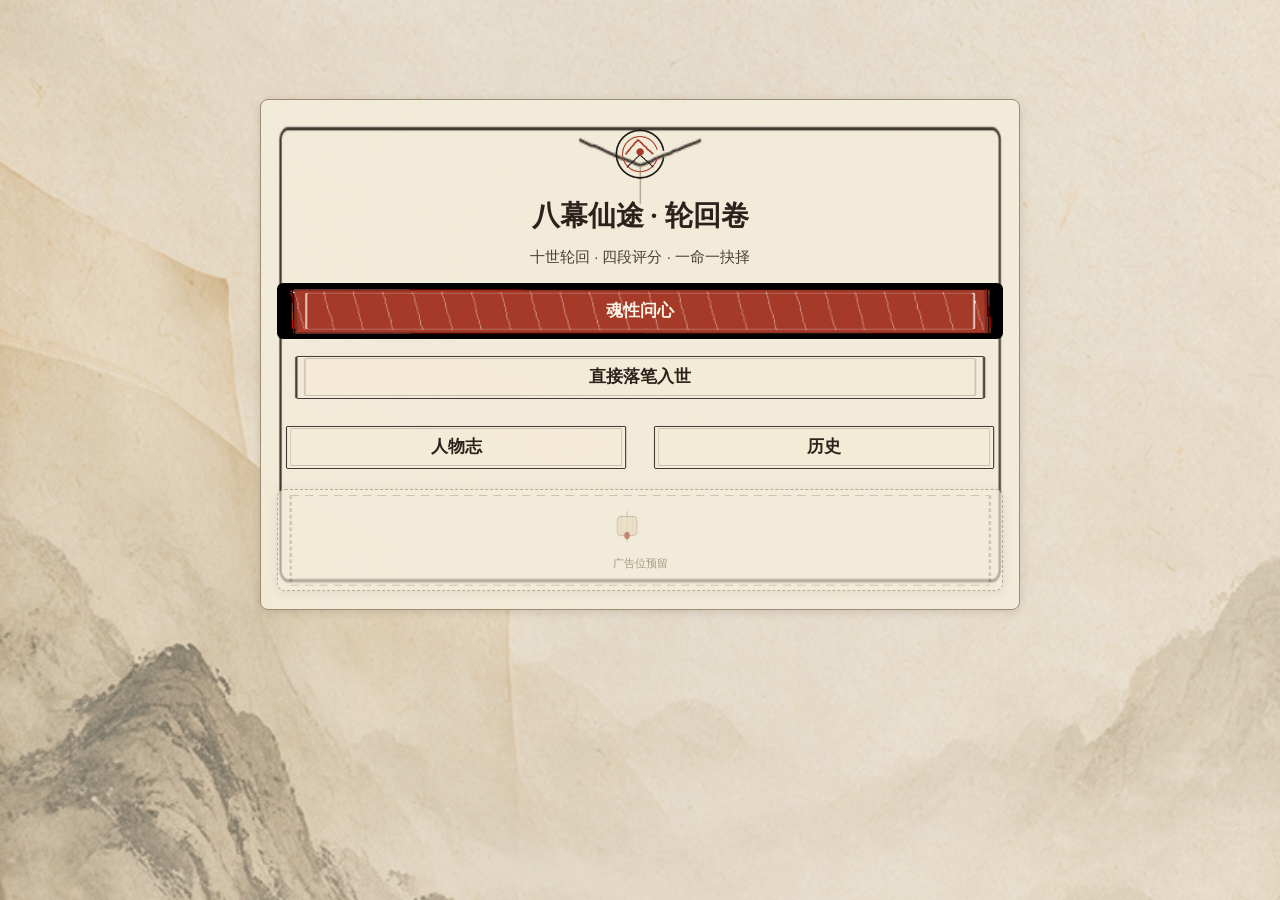
<file: index.html>
<!doctype html>
<html lang="zh-CN">
<head>
  <meta charset="utf-8">
  <meta name="viewport" content="width=device-width, initial-scale=1, viewport-fit=cover">
  <title>八幕仙途 · MVP</title>
  <link rel="stylesheet" href="app/styles.css?v=20261009-active-practice">
</head>
<body>
  <div class="app-shell">
    <main id="view" class="view"></main>
  </div>
  <div id="toast" class="toast" role="status" aria-live="polite"></div>
  <script type="module" src="app/main.js?v=0.6.4-r3.1-20261010-growth-route"></script>
</body>
</html>
</file>
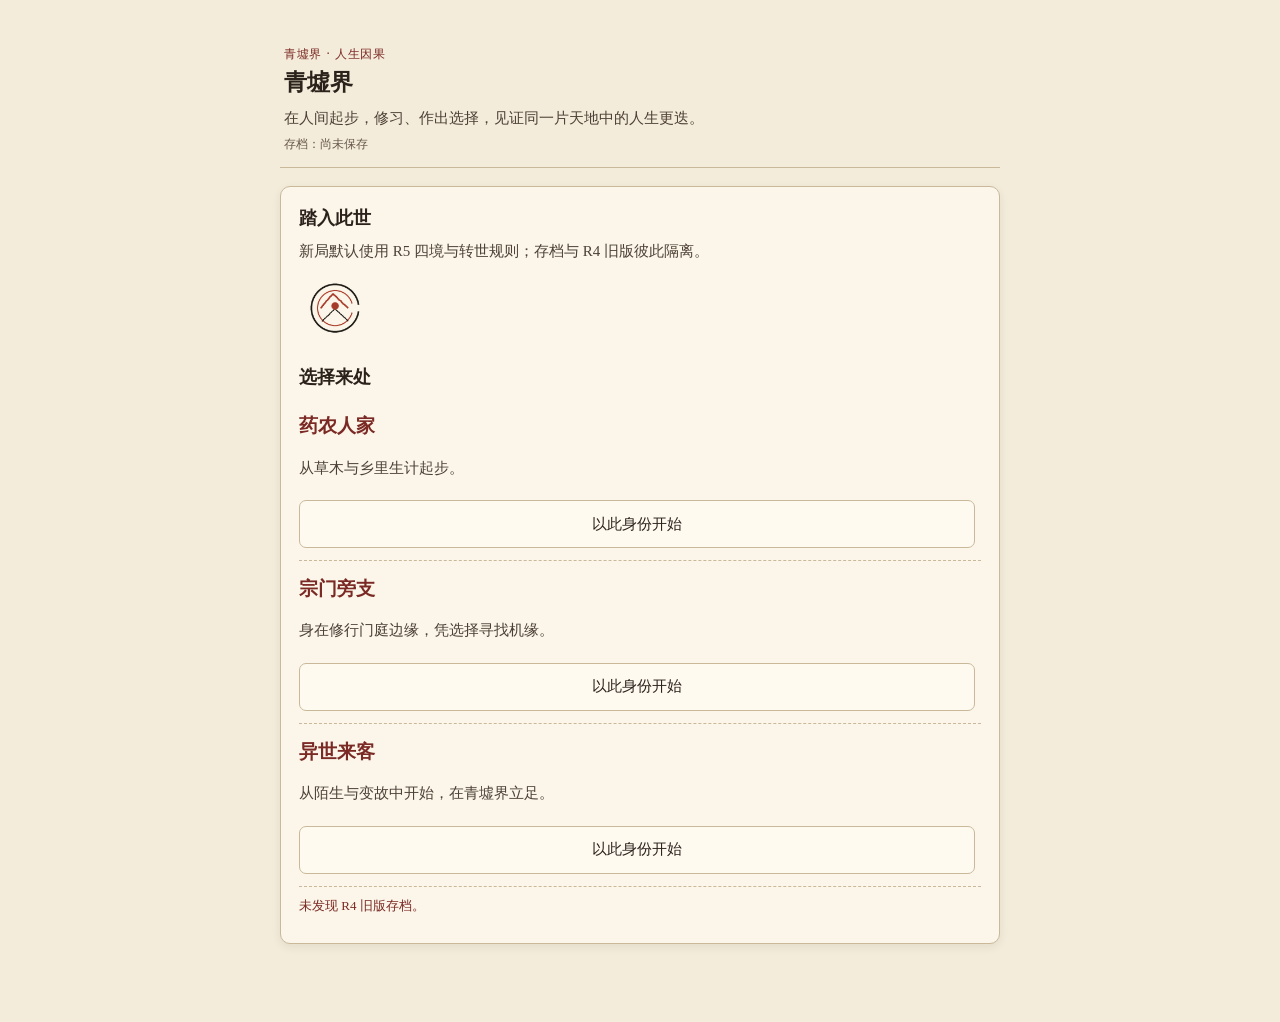
<file: r5-demo/index.html>
<!doctype html>
<html lang="zh-CN">
<head>
  <meta charset="utf-8">
  <meta name="viewport" content="width=device-width, initial-scale=1, viewport-fit=cover">
  <meta name="theme-color" content="#f4ecda">
  <title>青墟界 · 人生因果</title>
  <link rel="icon" type="image/png" href="ui/assets/icon_logo_128x128.png">
  <link rel="stylesheet" href="app/r4.css?v=r5-ui-1">
</head>
<body>
  <div class="app-shell"><main id="view" class="view" aria-live="polite"></main></div>
  <div id="toast" class="toast" role="status" aria-live="polite"></div>
  <script type="module" src="app/r5-main.js?v=r5-ui-1"></script>
</body>
</html>
</file>
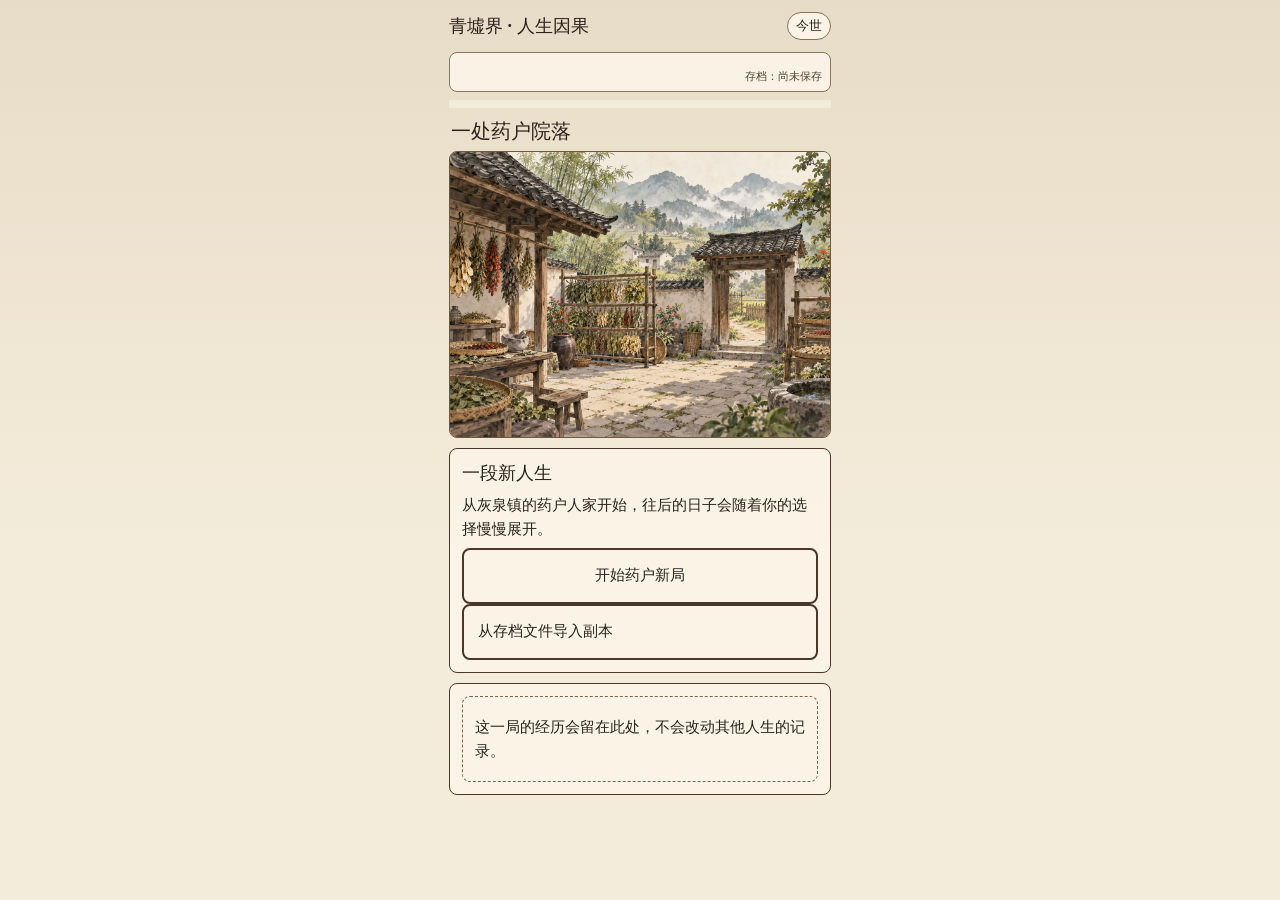
<file: r6-demo-candidate-37/index.html>
<!doctype html>
<html lang="zh-CN">
<head>
  <meta charset="utf-8">
  <meta name="viewport" content="width=device-width, initial-scale=1, viewport-fit=cover">
  <meta name="theme-color" content="#f4ecda">
  <title>青墟界 · 连续场景样稿 R6</title>
  <link rel="stylesheet" href="app/r6-mobile.css?v=r6-world-life-candidate-37">
</head>
<body>
  <main id="r6-app" aria-live="polite"></main>
  <script type="module" src="app/r6-main.js?v=r6-world-life-candidate-37"></script>
</body>
</html>
</file>
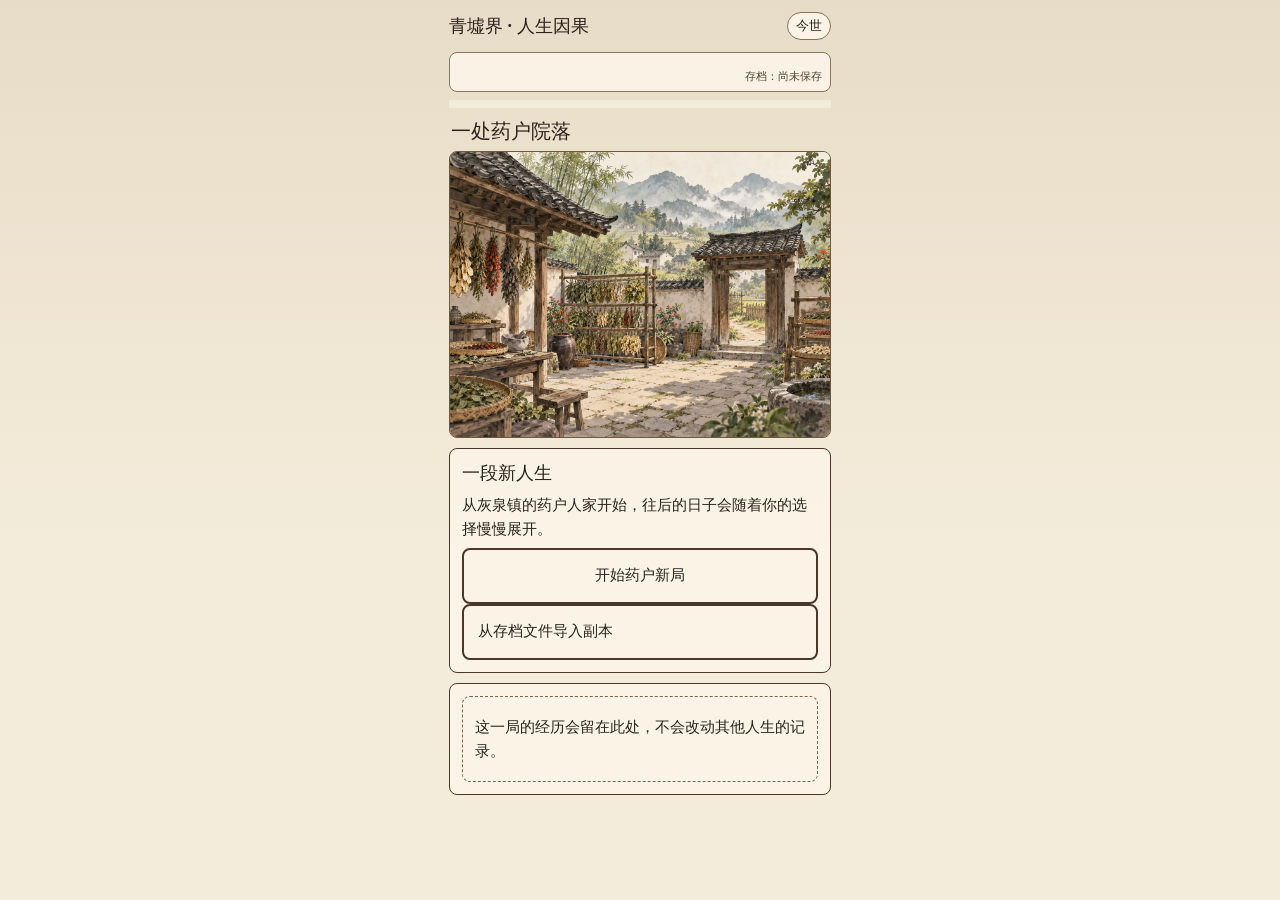
<file: r6-demo-candidate-38/index.html>
<!doctype html>
<html lang="zh-CN">
<head>
  <meta charset="utf-8">
  <meta name="viewport" content="width=device-width, initial-scale=1, viewport-fit=cover">
  <meta name="theme-color" content="#f4ecda">
  <title>青墟界 · 连续场景样稿 R6</title>
  <link rel="stylesheet" href="app/r6-mobile.css?v=r6-world-life-candidate-38">
</head>
<body>
  <main id="r6-app" aria-live="polite"></main>
  <script type="module" src="app/r6-main.js?v=r6-world-life-candidate-38"></script>
</body>
</html>
</file>
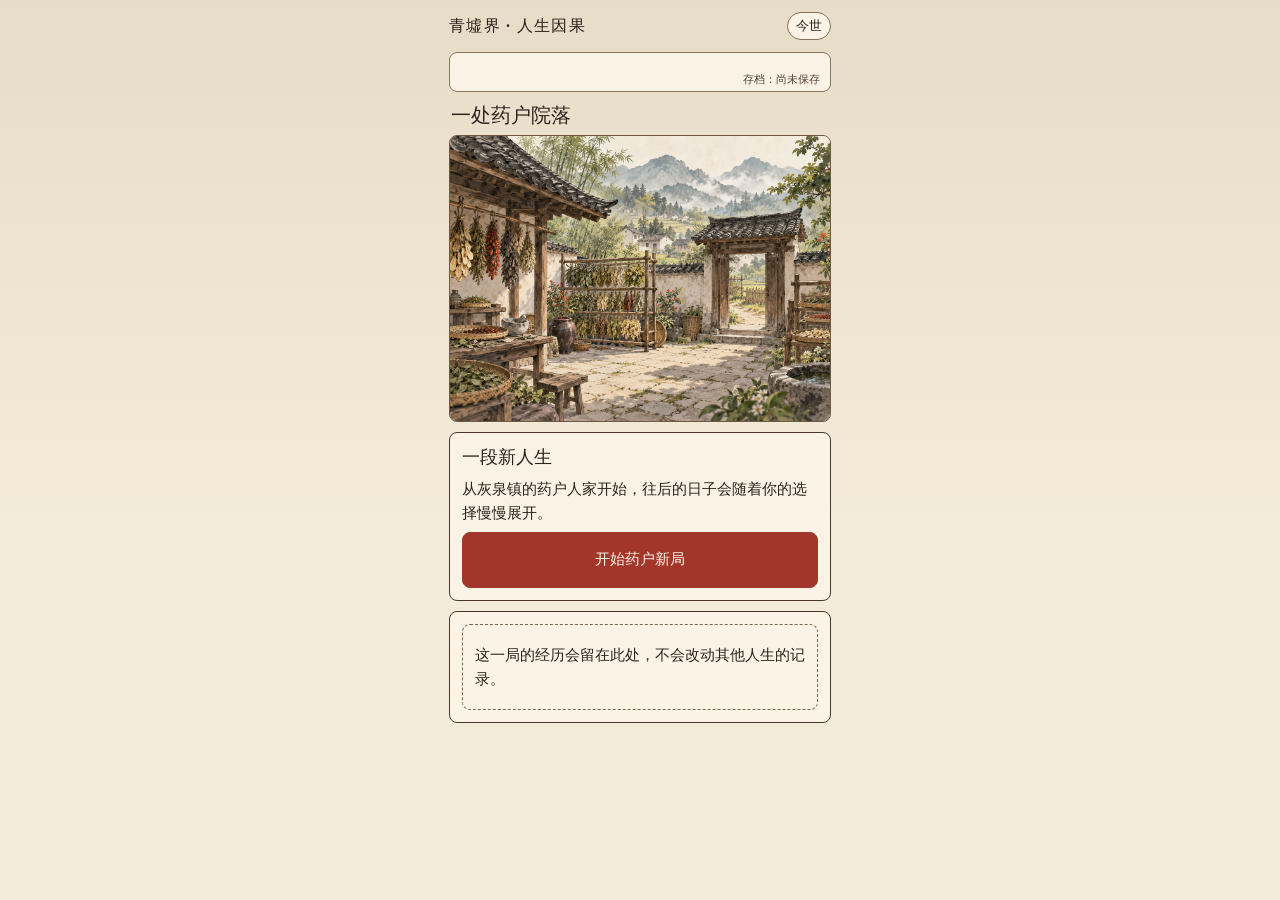
<file: r6-demo/index.html>
<!doctype html>
<html lang="zh-CN">
<head>
  <meta charset="utf-8">
  <meta name="viewport" content="width=device-width, initial-scale=1, viewport-fit=cover">
  <meta name="theme-color" content="#f4ecda">
  <title>青墟界 · 连续场景样稿 R6</title>
  <link rel="stylesheet" href="app/r6-mobile.css?v=r6-slice-5">
</head>
<body>
  <main id="r6-app" aria-live="polite"></main>
  <script type="module" src="app/r6-main.js?v=r6-slice-5"></script>
</body>
</html>
</file>
<file: app/styles.css>
:root {
  --rice-paper-100: #f4ecda;
  --rice-paper-200: #ede0c4;
  --rice-paper-300: #dfcda8;
  --ink-900: #2b221c;
  --ink-700: #4d4036;
  --ink-500: #7a6a58;
  --ink-300: #a79880;
  --ink-100: #cec0a8;
  --line-strong: #4a3729;
  --line-normal: #9c8b72;
  --line-light: #cdbe9f;
  --cinnabar-600: #a3362b;
  --cinnabar-700: #7e241d;
  --cinnabar-100: #d9a08f;
  --bamboo-600: #4f6b58;
  --bamboo-400: #7e9c85;
  --bamboo-100: #c7d5c4;
  --ochre-600: #9c6a35;
  --ochre-400: #c29a68;
  --ochre-100: #e5cda8;
  --mist-500: #a79a89;
  --seal-white: #fbf4e6;
  --shadow-card: 0 2px 8px rgba(59, 46, 34, 0.14);
  --font-title: "Songti SC", "Noto Serif SC", "STSong", "SimSun", serif;
  --font-body: "PingFang SC", "Microsoft YaHei", "Noto Sans SC", sans-serif;
}

* {
  box-sizing: border-box;
}

html,
body {
  min-height: 100%;
  margin: 0;
  background: var(--rice-paper-100);
  color: var(--ink-900);
  font-family: var(--font-body);
  font-size: 15px;
  line-height: 1.68;
  letter-spacing: 0;
}

body {
  overflow-x: hidden;
}

button {
  color: inherit;
  font: inherit;
  letter-spacing: 0;
}

img {
  display: block;
}

.app-shell,
.view {
  min-height: 100dvh;
}

.screen {
  min-height: 100dvh;
  padding: 24px 0 36px;
  background-color: var(--rice-paper-100);
  background-image: linear-gradient(rgba(244, 236, 218, 0.18), rgba(244, 236, 218, 0.32)), var(--page-bg);
  background-position: center;
  background-size: cover;
  animation: page-in 200ms ease-out both;
}

@keyframes page-in {
  from { opacity: 0; transform: translateY(8px); }
  to { opacity: 1; transform: translateY(0); }
}

.content-column,
.home-panel,
.soul-panel,
.interlude-card {
  width: min(760px, calc(100vw - 32px));
  margin: 0 auto;
}

.home-panel,
.soul-panel,
.interlude-card,
.panel {
  position: relative;
  background-color: rgba(244, 236, 218, 0.94);
  background-image: var(--frame-bg);
  background-position: center;
  background-size: 100% 100%;
  border: 1px solid var(--line-normal);
  border-radius: 8px;
  box-shadow: var(--shadow-card);
}

.home-panel,
.soul-panel,
.interlude-card {
  margin-top: max(24px, 7vh);
  padding: 28px 20px;
  text-align: center;
}

.panel {
  padding: 18px 16px;
}

.screen-title,
.home-title,
.event-title,
.ending-title {
  margin: 6px 0 10px;
  font-family: var(--font-title);
  font-weight: 700;
  line-height: 1.28;
}

.home-title,
.screen-title,
.ending-title {
  font-size: 28px;
}

.event-title {
  font-size: 22px;
}

.home-subtitle,
.screen-copy,
.event-text,
.result-text,
.interlude-text {
  margin: 8px 0;
  color: var(--ink-700);
  white-space: pre-wrap;
  overflow-wrap: anywhere;
}

.eyebrow {
  margin: 0 0 4px;
  color: var(--ink-500);
  font-size: 11px;
  line-height: 1.45;
  text-transform: uppercase;
}

.source-tag,
.note-row,
.route-hint,
.retry-note,
.action-line,
.alloc-meta,
.budget-row,
.birth-preview,
.life-points,
.point-note,
.last-points {
  color: var(--ink-500);
  font-size: 11px;
  line-height: 1.5;
}

.note-row,
.persistent-warning {
  display: block;
  margin: 12px 0;
  text-align: center;
}

.persistent-warning {
  color: var(--cinnabar-700);
}

.home-logo,
.section-icon,
.stage-seal,
.act-seal,
.section-icon {
  width: 48px;
  height: 48px;
  margin: 0 auto 8px;
  object-fit: contain;
}

.home-logo {
  width: 72px;
  height: 72px;
}

.home-panel .ad-slot,
.home-nav,
.home-actions,
.profile-actions,
.event-menu,
.dao-ops,
.growth-actions,
.growth-dao-choices,
.modal-actions {
  display: grid;
  gap: 10px;
  margin-top: 14px;
}

.home-nav,
.event-menu {
  grid-template-columns: repeat(2, minmax(0, 1fr));
}

.home-actions,
.profile-actions,
.dao-ops,
.growth-actions,
.growth-dao-choices,
.modal-actions {
  grid-template-columns: 1fr;
}

.asset-button {
  position: relative;
  display: grid;
  place-items: center;
  width: 100%;
  min-height: 56px;
  padding: 12px 18px;
  overflow: hidden;
  border: 0;
  border-radius: 6px;
  background: transparent;
  cursor: pointer;
  touch-action: manipulation;
}

.asset-button:active {
  transform: translateY(1px) scale(0.985);
}

.asset-button:disabled,
.icon-button:disabled {
  cursor: not-allowed;
  filter: grayscale(0.65);
  opacity: 0.48;
}

.button-skin {
  position: absolute;
  inset: 0;
  width: 100%;
  height: 100%;
  object-fit: fill;
  pointer-events: none;
}

.button-label {
  position: relative;
  z-index: 1;
  font-family: var(--font-title);
  font-size: 17px;
  font-weight: 700;
}

.primary-btn .button-label {
  color: var(--seal-white);
}

.ghost-btn .button-label,
.choice-row .button-label {
  color: var(--ink-900);
}

.choice-list,
.role-list,
.dao-list,
.birth-list,
.bio-list,
.history-list,
.cycle-list,
.section-score,
.delta-card,
.score-zone,
.alloc-zone,
.dao-list {
  display: grid;
  gap: 12px;
}

.choice-heading {
  margin: 16px 0 8px;
  color: var(--cinnabar-700);
  font-family: var(--font-title);
  font-size: 18px;
  font-weight: 700;
}

.choice-list {
  position: relative;
  z-index: 2;
  scroll-margin-top: 16px;
}

.choice-row {
  position: relative;
  z-index: 2;
  min-height: 84px;
  padding: 16px;
  text-align: left;
  border: 1px solid var(--line-strong);
  border-radius: 8px;
  background: var(--seal-white);
  box-shadow: 0 2px 5px rgba(59, 46, 34, 0.16);
  transition: background-color 140ms ease, border-color 140ms ease, box-shadow 140ms ease, transform 140ms ease;
}

.choice-row:hover:not(:disabled) {
  border-color: var(--cinnabar-600);
  background: #fff9ee;
  box-shadow: 0 3px 8px rgba(59, 46, 34, 0.2);
}

.choice-row:focus-visible {
  outline: 3px solid var(--ochre-600);
  outline-offset: 2px;
}

.choice-row:active:not(:disabled) {
  border-color: var(--cinnabar-700);
  background: #f6ead4;
  box-shadow: 0 1px 3px rgba(59, 46, 34, 0.18);
}

.choice-row:disabled {
  border-color: var(--line-normal);
  background: var(--rice-paper-200);
  box-shadow: none;
}

.choice-row .button-skin {
  opacity: 0.28;
}

.growth-action {
  align-items: start;
  justify-items: start;
  text-align: left;
}

.growth-action .button-label {
  width: 100%;
}

.active-growth-dao {
  outline: 2px solid var(--bamboo-600);
  outline-offset: 2px;
}

.used-actions,
.growth-change {
  margin: 8px 0 0;
  color: var(--bamboo-600);
  font-size: 13px;
}

.crisis-state {
  border-left: 4px solid var(--ochre-600);
}

.choice-row .button-skin {
  z-index: 0;
}

.event-choice > .choice-top,
.event-choice > .effects-row,
.event-choice > .failure-row,
.event-choice > .action-line {
  position: relative;
  z-index: 1;
}

.event-choice > .button-label {
  display: none;
}

.choice-top,
.delta-row,
.alloc-row,
.ledger-head,
.life-header,
.life-identity,
.stage-chip,
.attr-item,
.dao-head,
.bio-card,
.history-row-card,
.life-row {
  display: flex;
  align-items: center;
  gap: 10px;
}

.choice-top {
  width: 100%;
}

.risk-icon,
.dim-icon,
.attr-icon,
.delta-icon,
.dao-icon,
.bio-icon,
.birth-icon,
.ledger-icon,
.point-icon {
  flex: 0 0 auto;
  object-fit: contain;
}

.risk-icon,
.dim-icon,
.attr-icon,
.delta-icon,
.ledger-icon {
  width: 32px;
  height: 32px;
}

.dao-icon,
.birth-icon {
  width: 56px;
  height: 56px;
}

.bio-icon {
  width: 64px;
  height: 64px;
}

.choice-label,
.panel-title {
  font-family: var(--font-title);
  font-size: 17px;
  font-weight: 700;
}

.risk-label {
  margin-left: auto;
  color: var(--ink-500);
  font-size: 11px;
}

.effects-row,
.failure-row {
  display: block;
  margin-top: 6px;
  color: var(--bamboo-600);
  font-size: 13px;
}

.failure-row {
  color: var(--cinnabar-700);
}

.life-header {
  justify-content: space-between;
  margin-bottom: 12px;
}

.life-name {
  font-family: var(--font-title);
  font-weight: 700;
}

.stage-chip {
  min-height: 44px;
}

.guide-lantern {
  width: 54px;
  height: 68px;
  object-fit: contain;
}

.quiet-lantern {
  width: 32px;
  height: 40px;
  object-fit: contain;
  opacity: 0.62;
}

.system-guide,
.ledger-panel,
.event-card,
.attr-panel,
.result-card,
.delta-card,
.time-ledger,
.tome-card,
.gate-banner,
.score-zone,
.point-zone,
.alloc-zone,
.dao-card,
.memory-zone,
.state-card,
.rescue-row,
.ending-banner,
.cliff-banner,
.birth-card,
.bio-card,
.history-row-card,
.last-run-card,
.modal-card {
  margin-top: 12px;
}

.guide-title {
  display: block;
  font-family: var(--font-title);
  font-size: 17px;
}

.ledger-grid,
.attr-grid {
  display: grid;
  grid-template-columns: repeat(3, minmax(0, 1fr));
  gap: 8px;
}

.ledger-cell,
.attr-item {
  min-width: 0;
  padding: 8px;
  border: 1px solid var(--line-light);
  border-radius: 6px;
  background: rgba(251, 244, 230, 0.72);
}

.ledger-cell {
  display: grid;
  text-align: center;
}

.ledger-label,
.attr-name {
  color: var(--ink-500);
  font-size: 11px;
}

.ledger-value,
.attr-value,
.score-value,
.point-label,
.life-score,
.history-score {
  font-family: var(--font-title);
  font-size: 18px;
}

.ledger-state {
  margin-left: auto;
  padding: 2px 8px;
  border: 1px solid currentColor;
  border-radius: 4px;
  font-size: 11px;
}

.ledger-state.ok { color: var(--bamboo-600); }
.ledger-state.warning { color: var(--ochre-600); }
.ledger-state.critical,
.ledger-state.exhausted { color: var(--cinnabar-700); }

.attr-grid {
  grid-template-columns: repeat(2, minmax(0, 1fr));
}

.attr-copy,
.dao-copy,
.bio-copy {
  min-width: 0;
  flex: 1;
}

.attr-copy {
  display: grid;
  gap: 4px;
}

.attr-track,
.section-track {
  height: 5px;
  overflow: hidden;
  border-radius: 999px;
  background: var(--rice-paper-300);
}

.attr-fill,
.section-fill {
  height: 100%;
  border-radius: inherit;
  background: var(--cinnabar-600);
}

.attr-fill {
  transition: width 240ms ease-out;
}

.outcome-icon,
.outcome-stamp,
.ending-icon {
  display: block;
  margin: 0 auto 8px;
}

.outcome-icon,
.ending-icon {
  width: 48px;
  height: 48px;
  object-fit: contain;
}

.outcome-stamp {
  width: max-content;
  padding: 3px 10px;
  border: 1px solid currentColor;
  border-radius: 4px;
  font-family: var(--font-title);
  font-weight: 700;
}

.outcome-stamp.success { color: var(--bamboo-600); }
.outcome-stamp.failure { color: var(--cinnabar-700); }

.result-option {
  margin: 8px 0;
  font-weight: 700;
}

.delta-pos { color: var(--bamboo-600); }
.delta-neg { color: var(--cinnabar-700); }
.delta-current { margin-left: auto; color: var(--ink-500); }

.time-ledger {
  border-left: 4px solid var(--ochre-600);
}

.time-reason {
  margin: 8px 0;
  font-weight: 700;
}

.time-basis {
  margin: 4px 0;
  color: var(--ink-500);
  font-size: 11px;
}

.lifespan-cost {
  border-left-color: var(--cinnabar-700);
}

.d20-ring,
.score-ring {
  position: relative;
  display: grid;
  place-items: center;
  width: min(180px, 56vw);
  aspect-ratio: 1;
  margin: 18px auto;
  text-align: center;
}

.d20-ring {
  background-image: var(--frame-bg);
  background-position: center;
  background-size: contain;
}

.d20-value {
  font-family: var(--font-title);
  font-size: 64px;
  line-height: 1;
}

.extreme-tag {
  width: max-content;
  margin: 0 auto 12px;
  padding: 3px 12px;
  border: 1px solid currentColor;
  border-radius: 4px;
  font-weight: 700;
}

.extreme-tag.greatSuccess { color: var(--bamboo-600); }
.extreme-tag.disaster { color: var(--cinnabar-700); }

.score-ring {
  border-radius: 50%;
  background: conic-gradient(var(--cinnabar-600) var(--score-progress), var(--rice-paper-300) 0);
}

.score-ring::before {
  content: "";
  position: absolute;
  inset: 9px;
  border-radius: 50%;
  background: var(--rice-paper-100);
}

.score-ring > * {
  position: relative;
  z-index: 1;
}

.score-total {
  display: block;
  color: var(--ink-500);
  font-size: 11px;
}

.section-score {
  margin-top: 10px;
}

.section-name {
  font-size: 14px;
}

.section-reason {
  color: var(--ink-500);
  font-size: 11px;
  line-height: 1.45;
}

.point-zone {
  display: grid;
  grid-template-columns: 56px 1fr;
  gap: 4px 12px;
  text-align: left;
}

.point-icon {
  grid-row: span 2;
  width: 56px;
  height: 56px;
}

.alloc-row {
  min-height: 52px;
  border-bottom: 1px solid var(--line-light);
}

.icon-button {
  display: grid;
  place-items: center;
  width: 44px;
  height: 44px;
  padding: 0;
  overflow: hidden;
  border: 1px solid rgba(163, 54, 43, 0.72);
  border-radius: 50%;
  background: var(--seal-white);
  box-shadow: 0 1px 4px rgba(43, 34, 28, 0.2);
  cursor: pointer;
  touch-action: manipulation;
}

.icon-button:active:not(:disabled) {
  transform: translateY(1px) scale(0.96);
}

.icon-button:disabled {
  border-color: var(--line-light);
  background: var(--rice-paper-200);
  box-shadow: none;
}

.symbol-button {
  border-color: var(--line-strong);
  background: var(--seal-white);
  color: var(--ink-900);
  font-family: var(--font-title);
  font-size: 30px;
  font-weight: 700;
  line-height: 1;
}

.symbol-button .symbol-glyph {
  display: block;
  transform: translateY(-1px);
}

.symbol-button:disabled {
  border-color: var(--line-normal);
  background: var(--rice-paper-200);
  color: var(--ink-700);
  filter: none;
  opacity: 1;
}

.button-icon {
  width: 44px;
  height: 44px;
  object-fit: contain;
  filter: brightness(4) invert(1);
}

.alloc-name { flex: 1; }
.alloc-level { min-width: 24px; text-align: center; }
.alloc-cost { min-width: 70px; text-align: right; color: var(--ink-500); font-size: 11px; }

.fate-disc,
.modal-card {
  text-align: center;
}

.fate-disc {
  background-image: var(--frame-bg);
}

.dim-summary {
  font-family: var(--font-title);
  font-weight: 700;
}

.echo-icon {
  width: 40px;
  height: 40px;
  margin: 12px auto 0;
  object-fit: contain;
}

.birth-card,
.bio-card,
.dao-card,
.role-card {
  text-align: left;
}

.strength-row {
  display: block;
  margin: 8px 0;
  color: var(--bamboo-600);
  font-size: 13px;
}

.segmented {
  display: grid;
  grid-template-columns: 1fr 1fr;
  min-height: 44px;
  margin: 12px 0;
  border: 1px solid var(--line-normal);
  border-radius: 6px;
  overflow: hidden;
}

.segment {
  border: 0;
  background: rgba(244, 236, 218, 0.82);
  cursor: pointer;
}

.segment.active {
  background: var(--ink-700);
  color: var(--seal-white);
}

.slice-list {
  margin: 0;
  padding: 0;
  list-style: none;
}

.slice-row {
  padding: 14px 0;
  border-bottom: 1px dashed var(--line-light);
}

.ad-slot {
  display: flex;
  align-items: center;
  justify-content: center;
  gap: 10px;
  min-height: 72px;
  margin-top: 20px;
  border-style: dashed;
  opacity: 0.65;
}

.ad-lantern {
  width: 28px;
  height: 36px;
  object-fit: contain;
}

.ad-label {
  color: var(--ink-500);
  font-size: 11px;
}

.modal-overlay {
  position: fixed;
  z-index: 30;
  inset: 0;
  display: grid;
  place-items: center;
  padding: 20px;
  background: rgba(43, 34, 28, 0.56);
}

.modal-card {
  width: min(520px, 100%);
  padding: 22px;
}

.modal-title {
  margin: 0;
  font-family: var(--font-title);
  font-size: 22px;
}

.modal-text {
  color: var(--ink-700);
}

.toast {
  position: fixed;
  z-index: 40;
  left: 50%;
  bottom: calc(24px + env(safe-area-inset-bottom));
  max-width: calc(100vw - 40px);
  padding: 10px 16px;
  border-radius: 6px;
  background: var(--ink-900);
  color: var(--seal-white);
  opacity: 0;
  pointer-events: none;
  transform: translate(-50%, 10px);
  transition: opacity 180ms ease, transform 180ms ease;
}

.toast.visible {
  opacity: 1;
  transform: translate(-50%, 0);
}

@media (min-width: 620px) {
  .screen { padding-top: 36px; }
  .attr-grid { grid-template-columns: repeat(3, minmax(0, 1fr)); }
  .content-column,
  .home-panel,
  .soul-panel,
  .interlude-card { width: min(760px, calc(100vw - 48px)); }
}

@media (max-width: 374px) {
  .content-column,
  .home-panel,
  .soul-panel,
  .interlude-card { width: calc(100vw - 24px); }
  .screen-title,
  .home-title,
  .ending-title { font-size: 24px; }
  .ledger-grid { grid-template-columns: 1fr; }
}

@media (prefers-reduced-motion: reduce) {
  *,
  *::before,
  *::after {
    animation-duration: 1ms !important;
    transition-duration: 1ms !important;
  }
}
</file>
<file: r5-demo/app/r4.css>
:root {
  color-scheme: light;
  --rice: #f4ecda;
  --paper: #fbf6e9;
  --paper-deep: #e8ddc5;
  --ink: #2b221c;
  --ink-soft: #4d4036;
  --muted: #67584b;
  --ochre: #9c6a35;
  --seal: #9a3a30;
  --seal-dark: #7b2924;
  --bamboo: #365d42;
  --line: #c9b99a;
  font-family: "Noto Serif SC", "Songti SC", "SimSun", serif;
  color: var(--ink);
  background: var(--rice);
}

* { box-sizing: border-box; }
html { min-width: 320px; background: var(--rice); scroll-behavior: smooth; }
body { min-width: 320px; margin: 0; background: var(--rice); color: var(--ink); font-size: 15px; line-height: 1.7; }
button, a { font: inherit; }
button { color: inherit; }
.app-shell { min-height: 100dvh; padding: 0 16px 24px; }
.view { width: min(760px, 100%); margin: 0 auto; }
.screen { padding: 26px 0 30px; }
.screen-header { margin: 0 0 18px; padding: 6px 4px 14px; border-bottom: 1px solid var(--line); }
.eyebrow { display: block; margin-bottom: 3px; color: var(--seal-dark); font-family: system-ui, sans-serif; font-size: 12px; letter-spacing: .05em; }
.screen-title { margin: 0; font-size: 23px; line-height: 1.4; font-weight: 700; }
.screen-copy { margin: 6px 0 0; color: var(--ink-soft); font-size: 15px; line-height: 1.65; }
.paper-card { min-width: 0; margin: 12px 0; padding: 18px; border: 1px solid var(--line); border-radius: 10px; background: var(--paper); box-shadow: 0 3px 10px rgb(43 34 28 / 8%); }
.hero-card { padding: 28px 22px; text-align: center; }
.seal-mark { display: grid; width: 62px; height: 62px; margin: 0 auto 12px; place-items: center; border: 2px solid var(--seal); border-radius: 50%; color: var(--seal-dark); font-size: 34px; }
.card-title { margin: 0 0 8px; font-size: 18px; line-height: 1.45; }
.hero-card .card-title { font-size: 22px; }
.muted { margin: 7px 0; color: var(--ink-soft); }
.hint { margin: 8px 0; color: var(--seal-dark); font-size: 13px; }
.date-line { margin: 6px 0; color: var(--ink-soft); font-family: system-ui, sans-serif; font-size: 13px; }
.button { display: inline-flex; min-width: 44px; min-height: 48px; align-items: center; justify-content: center; margin: 6px 6px 0 0; padding: 9px 15px; border: 1px solid var(--seal-dark); border-radius: 7px; background: #fffaf0; color: var(--ink); cursor: pointer; text-decoration: none; text-align: center; line-height: 1.4; touch-action: manipulation; }
.button:hover:not(:disabled) { background: #f6ead4; }
.button:focus-visible, .nav-item:focus-visible { outline: 2px solid var(--ochre); outline-offset: 2px; }
.button.primary { background: var(--seal); color: #fffaf0; }
.button.primary:hover:not(:disabled) { background: var(--seal-dark); }
.button.secondary { border-color: var(--line); }
.button.danger { border-color: var(--seal-dark); color: var(--seal-dark); }
.button.disabled, .button:disabled { color: #67584b; background: #e8ddc5; cursor: not-allowed; opacity: 1; }
.origin-card { display: grid; gap: 6px; }
.origin-label { color: var(--seal-dark); font-size: 19px; font-weight: 700; }
.stats-grid { display: grid; grid-template-columns: repeat(2, minmax(0, 1fr)); gap: 8px; margin-top: 12px; }
.stat-chip { min-height: 44px; padding: 8px 10px; border: 1px solid var(--line); border-left: 4px solid var(--ochre); border-radius: 6px; background: #fffaf0; color: var(--ink); font-family: system-ui, sans-serif; font-size: 13px; }
.event-card { border-left: 4px solid var(--ochre); }
.event-card .button { width: 100%; margin-right: 0; }
.list-card > .event-card:first-of-type { margin-top: 4px; }
.choice-card { margin: 12px 0; padding: 14px; border: 1px solid var(--line); border-radius: 8px; background: #fffaf0; }
.choice-card.unavailable { background: #eee5d4; }
.choice-title { margin: 0; font-size: 16px; }
.choice-card .button { width: 100%; margin: 5px 0 0; }
.scene-card { padding: 12px; }
.progress-card, .result-card { border-left: 4px solid var(--ochre); }
.result-copy { margin: 0 0 12px; font-size: 17px; }
.cause-row { padding: 12px 0; border-bottom: 1px dashed var(--line); }
.cause-row:last-child { border-bottom: 0; }
.cause-title { display: block; overflow-wrap: anywhere; }
.bottom-nav { display: grid; grid-template-columns: repeat(5, minmax(0, 1fr)); gap: 6px; margin: 16px 0 0; padding: 8px; border: 1px solid var(--line); border-radius: 10px; background: #eee5d4; }
.nav-item { min-height: 44px; padding: 5px 2px; border: 0; border-radius: 6px; background: transparent; color: var(--ink); font-size: 12px; cursor: pointer; }
.nav-item.selected { background: var(--ink-soft); color: #fffaf0; }
.toast { position: fixed; z-index: 50; bottom: calc(18px + env(safe-area-inset-bottom)); left: 50%; max-width: calc(100vw - 32px); padding: 10px 16px; border-radius: 7px; background: var(--ink); color: #fffaf0; opacity: 0; pointer-events: none; transform: translate(-50%, 8px); transition: opacity 160ms ease, transform 160ms ease; }
.toast.visible { opacity: 1; transform: translate(-50%, 0); }
.error-card { border-color: var(--seal); }
.r5-card { border: 1px solid var(--line); background: var(--paper); background-image: none; box-shadow: 0 3px 10px rgb(43 34 28 / 8%); }
.r5-screen { padding-right: max(20px, env(safe-area-inset-right)); padding-bottom: max(34px, env(safe-area-inset-bottom)); padding-left: max(20px, env(safe-area-inset-left)); }
.r5-logo { width: 72px; height: 72px; margin: 0 auto 12px; object-fit: contain; }
.r5-icon { width: 40px; height: 40px; object-fit: contain; vertical-align: middle; }
.r5-stage-name { display: inline-block; margin: 6px 0; vertical-align: middle; }
.r5-save-status { margin: 6px 0 0; color: var(--muted); font: 12px/1.4 system-ui, sans-serif; }
.r5-select, .r5-input { min-height: 48px; max-width: 100%; margin-top: 8px; padding: 8px 12px; border: 1px solid var(--line); border-radius: 7px; background: #fffaf0; color: var(--ink); font: inherit; }
.r5-input { display: block; width: 100%; }
.r5-dimension-row { display: grid; grid-template-columns: auto minmax(70px, 1fr) 44px auto 44px; align-items: center; gap: 6px; min-height: 56px; border-bottom: 1px dashed var(--line); }
.r5-dimension-icon, .r5-timeline-icon { width: 36px; height: 36px; object-fit: contain; }
.r5-step { min-width: 44px; width: 44px; min-height: 44px; padding: 3px; font-weight: 700; }
.r5-locked { color: var(--muted); background: #eee5d4; }
.r5-card .paper-card { box-shadow: none; }
.r5-dim-chip { display: flex; align-items: center; gap: 6px; }
.r5-dim-chip .r5-icon { width: 28px; height: 28px; }
.r5-dimension-row .button:focus-visible, .r5-select:focus-visible, .r5-input:focus-visible { outline: 2px solid var(--ochre); outline-offset: 2px; }

@media (min-width: 960px) {
  .app-shell { padding: 0 24px 32px; }
  .screen { padding-top: 38px; }
  .stats-grid { grid-template-columns: repeat(4, minmax(0, 1fr)); }
  .bottom-nav { max-width: 760px; margin-right: auto; margin-left: auto; }
}
@media (max-width: 374px) {
  .app-shell { padding-right: 12px; padding-left: 12px; }
  .paper-card { padding: 14px; }
  .screen-title { font-size: 22px; }
  .bottom-nav { gap: 2px; padding: 5px; }
  .nav-item { font-size: 11px; }
}
@media (prefers-reduced-motion: reduce) { *, *::before, *::after { scroll-behavior: auto !important; transition-duration: 1ms !important; } }
</file>
<file: r6-demo-candidate-37/app/r6-mobile.css>
:root {
  color-scheme: light;
  --rice: #f4ecda;
  --paper: #fbf4e6;
  --paper-deep: #ede0c4;
  --ink: #2b221c;
  --line: #4a3729;
  --cinnabar: #a3362b;
  --cinnabar-pressed: #7e241d;
  font-family: "Noto Serif CJK SC", "Songti SC", "SimSun", serif;
  color: var(--ink);
  background: #e7dcc7;
  font-synthesis: none;
  text-rendering: optimizeLegibility;
}
* { box-sizing: border-box; }
body { margin: 0; min-width: 280px; background: linear-gradient(180deg, #e7dcc7, #f4ecda 34rem); }
button { color: inherit; font: inherit; }
.r6-page { width: min(100%, 414px); min-height: 100dvh; margin: 0 auto; padding: calc(env(safe-area-inset-top) + 8px) 12px calc(env(safe-area-inset-bottom) + 12px + var(--r6-scroll-spacer, 0px)); }
.r6-brand { display: flex; justify-content: space-between; align-items: center; gap: 8px; min-height: 36px; font-size: 13px; }
.r6-brand strong { font-family: inherit; font-size: 18px; font-weight: 700; line-height: 26px; letter-spacing: 0; }
.r6-version { border: 1px solid #86715b; border-radius: 999px; padding: 4px 8px; background: #fbf4e6; }
.r6-status { display: grid; grid-template-columns: repeat(3, minmax(0, 1fr)); align-items: center; gap: 4px 6px; min-height: 40px; margin: 8px 0; padding: 6px 8px; border: 1px solid #8a755e; border-radius: 8px; background: rgba(251,244,230,.96); font-family: inherit; font-size: 14px; font-weight: 400; line-height: 1.35; text-align: center; }
.r6-status span { min-width: 0; font-family: inherit; font-weight: 400; white-space: normal; }
.r6-status .r6-save-status { font-size: 11px; line-height: 1.2; text-align: right; color: #514131; }
.r6-location { margin: 10px 2px 6px; font-size: 20px; }
.r6-scene-frame { position: relative; overflow: hidden; aspect-ratio: 4 / 3; border: 1px solid #6e5943; border-radius: 8px; background-color: #e8dcc4; }
.r6-scene-frame[hidden] { display: none !important; }
.r6-scene-image { position: absolute; z-index: 1; inset: 0; display: block; width: 100%; height: 100%; object-fit: cover; }
.r6-scene-image[hidden] { display: none !important; }
.r6-scene-image-status { position: absolute; z-index: 3; inset: 0; display: grid; place-content: center; justify-items: center; gap: 8px; padding: 16px; background: rgba(251,244,230,.94); color: var(--ink); font: 14px/1.55 sans-serif; text-align: center; }
.r6-scene-image-status[hidden] { display: none !important; }
.r6-section { margin-top: 10px; padding: 12px; border: 1px solid var(--line); border-radius: 8px; background: rgba(251,244,230,.96); }
.r6-section:empty { display: none; }
.r6-inventory { border-color: #78614a; }
.r6-inventory h2 { margin: 0 0 8px; font-size: 17px; }
.r6-next { margin: 8px 0 0; padding: 8px 10px; border-left: 3px solid var(--cinnabar); background: #f4ead6; font-size: 13px; line-height: 1.55; }
.r6-herb-visual { display: flex; align-items: center; gap: 12px; margin: 4px 0 8px; padding: 8px; border: 1px solid #c3ae8b; border-radius: 8px; background: rgba(244,236,218,.76); }
.r6-herb-image { display: block; width: 76px; height: 76px; flex: 0 0 76px; object-fit: contain; }
.r6-herb-visual .r6-source { margin: 0; }
.r6-section h2 { margin: 0 0 8px; font-size: 18px; }
.r6-copy { margin: 6px 0; font-size: 15px; line-height: 1.65; white-space: pre-line; }
.r6-source { margin: 8px 0 0; color: #514131; font: 12px/1.55 sans-serif; }
.r6-option-list { display: grid; gap: 8px; margin-top: 10px; }
.r6-option-note { margin: -4px 2px 4px; color: #6a3c27; font: 12px/1.5 sans-serif; }
.r6-market-row { display: grid; grid-template-columns: minmax(0,1fr) minmax(76px,auto); align-items: center; gap: 8px; margin-top: 8px; }
.r6-market-row .r6-copy { grid-column: 1 / -1; }
.r6-market-quantity { min-height: 48px; padding: 8px; border: 1px solid var(--line); border-radius: 8px; background: var(--paper); color: var(--ink); font: inherit; }
.r6-button { display: flex; width: 100%; min-height: 56px; align-items: center; justify-content: flex-start; gap: 8px; padding: 10px 14px; border: 2px solid var(--line); border-radius: 8px; background: var(--paper); color: var(--ink); font-size: 15px; line-height: 1.45; text-align: left; cursor: pointer; touch-action: manipulation; transition: transform 90ms ease, background-color 90ms ease, box-shadow 90ms ease; }
.r6-button.travel { border-color: #6f5b46; background: rgba(251,244,230,.96); color: var(--ink); font-weight: 400; text-align: left; }
.r6-button.travel:active { background: var(--paper-deep); }
.r6-button:active { background: var(--paper-deep); transform: translateY(2px); }
.r6-button:focus-visible { outline: 3px solid #245c83; outline-offset: 2px; }
.r6-button.primary { justify-content: center; border-color: var(--line); background: var(--paper); color: var(--ink); font-weight: 700; text-align: center; }
.r6-button.primary:active { background: var(--paper-deep); }
.r6-button:disabled { border-style: dashed; border-color: #76624d; background: var(--paper-deep); color: #514131; cursor: not-allowed; transform: none; box-shadow: none; }
.r6-file-input { position: absolute; width: 1px; height: 1px; overflow: hidden; clip-path: inset(50%); white-space: nowrap; }
.r6-travel-note { margin: -2px 4px 6px; color: #514131; font-family: inherit; font-size: 13px; font-weight: 400; line-height: 1.45; }
.r6-button.hotspot { position: absolute; z-index: 2; left: 41%; top: 43%; width: auto; min-width: 48px; min-height: 48px; max-width: 58%; background: rgba(251,244,230,.96); }
.r6-scene-actions { display: grid; gap: 8px; }
.r6-tools { position: sticky; z-index: 12; top: env(safe-area-inset-top, 0px); display: grid; grid-template-columns: 1fr 1fr; gap: 8px; margin: 6px 0 8px; padding: 4px 0; background: rgba(244,236,218,.97); }
.r6-tools .r6-button { min-height: 56px; justify-content: center; text-align: center; }
.r6-attribute-heading { margin: 12px 0 4px; font-size: 15px; }
.r6-attribute-skill { padding-left: 8px; border-left: 2px solid #8a755e; }
.r6-overlay-backdrop { position: fixed; z-index: 20; inset: 0; display: grid; align-items: end; background: rgba(25,19,14,.48); }
.r6-overlay { width: min(100%,414px); max-height: min(78dvh,720px); overflow: auto; margin: 0 auto; padding: 16px 12px calc(env(safe-area-inset-bottom) + 16px); border: 1px solid var(--line); border-bottom: 0; border-radius: 16px 16px 0 0; background: var(--paper); box-shadow: 0 -8px 30px rgba(25,19,14,.18); }
.r6-overlay h2 { margin: 0 0 8px; font-size: 19px; }
.r6-empty { padding: 18px 12px; border: 1px dashed #7a664e; border-radius: 8px; background: rgba(251,244,230,.88); font-size: 15px; line-height: 1.6; }
.r6-alert { margin-top: 8px; padding: 9px 10px; border-left: 3px solid var(--cinnabar); background: var(--paper); font: 13px/1.5 sans-serif; }
.r6-error { margin-top: 8px; color: #7e241d; font: 13px/1.5 sans-serif; }
.r6-error[hidden] { display: none !important; }
@media (min-width: 390px) { .r6-page { padding-right: 16px; padding-left: 16px; } }
</file>
<file: r6-demo-candidate-38/app/r6-mobile.css>
:root {
  color-scheme: light;
  --rice: #f4ecda;
  --paper: #fbf4e6;
  --paper-deep: #ede0c4;
  --ink: #2b221c;
  --line: #4a3729;
  --cinnabar: #a3362b;
  --cinnabar-pressed: #7e241d;
  font-family: "Noto Serif CJK SC", "Songti SC", "SimSun", serif;
  color: var(--ink);
  background: #e7dcc7;
  font-synthesis: none;
  text-rendering: optimizeLegibility;
}
* { box-sizing: border-box; }
body { margin: 0; min-width: 280px; background: linear-gradient(180deg, #e7dcc7, #f4ecda 34rem); }
button { color: inherit; font: inherit; }
.r6-page { width: min(100%, 414px); min-height: 100dvh; margin: 0 auto; padding: calc(env(safe-area-inset-top) + 8px) 12px calc(env(safe-area-inset-bottom) + 12px + var(--r6-scroll-spacer, 0px)); }
.r6-brand { display: flex; justify-content: space-between; align-items: center; gap: 8px; min-height: 36px; font-size: 13px; }
.r6-brand strong { font-family: inherit; font-size: 18px; font-weight: 700; line-height: 26px; letter-spacing: 0; }
.r6-version { border: 1px solid #86715b; border-radius: 999px; padding: 4px 8px; background: #fbf4e6; }
.r6-status { display: grid; grid-template-columns: repeat(3, minmax(0, 1fr)); align-items: center; gap: 4px 6px; min-height: 40px; margin: 8px 0; padding: 6px 8px; border: 1px solid #8a755e; border-radius: 8px; background: rgba(251,244,230,.96); font-family: inherit; font-size: 14px; font-weight: 400; line-height: 1.35; text-align: center; }
.r6-status span { min-width: 0; font-family: inherit; font-weight: 400; white-space: normal; }
.r6-status .r6-save-status { font-size: 11px; line-height: 1.2; text-align: right; color: #514131; }
.r6-location { margin: 10px 2px 6px; font-size: 20px; }
.r6-scene-frame { position: relative; overflow: hidden; aspect-ratio: 4 / 3; border: 1px solid #6e5943; border-radius: 8px; background-color: #e8dcc4; }
.r6-scene-frame[hidden] { display: none !important; }
.r6-scene-image { position: absolute; z-index: 1; inset: 0; display: block; width: 100%; height: 100%; object-fit: cover; }
.r6-scene-image[hidden] { display: none !important; }
.r6-scene-image-status { position: absolute; z-index: 3; inset: 0; display: grid; place-content: center; justify-items: center; gap: 8px; padding: 16px; background: rgba(251,244,230,.94); color: var(--ink); font: 14px/1.55 sans-serif; text-align: center; }
.r6-scene-image-status[hidden] { display: none !important; }
.r6-section { margin-top: 10px; padding: 12px; border: 1px solid var(--line); border-radius: 8px; background: rgba(251,244,230,.96); }
.r6-section:empty { display: none; }
.r6-inventory { border-color: #78614a; }
.r6-inventory h2 { margin: 0 0 8px; font-size: 17px; }
.r6-next { margin: 8px 0 0; padding: 8px 10px; border-left: 3px solid var(--cinnabar); background: #f4ead6; font-size: 13px; line-height: 1.55; }
.r6-herb-visual { display: flex; align-items: center; gap: 12px; margin: 4px 0 8px; padding: 8px; border: 1px solid #c3ae8b; border-radius: 8px; background: rgba(244,236,218,.76); }
.r6-herb-image { display: block; width: 76px; height: 76px; flex: 0 0 76px; object-fit: contain; }
.r6-herb-visual .r6-source { margin: 0; }
.r6-section h2 { margin: 0 0 8px; font-size: 18px; }
.r6-copy { margin: 6px 0; font-size: 15px; line-height: 1.65; white-space: pre-line; }
.r6-source { margin: 8px 0 0; color: #514131; font: 12px/1.55 sans-serif; }
.r6-option-list { display: grid; gap: 8px; margin-top: 10px; }
.r6-option-note { margin: -4px 2px 4px; color: #6a3c27; font: 12px/1.5 sans-serif; }
.r6-market-row { display: grid; grid-template-columns: minmax(0,1fr) minmax(76px,auto); align-items: center; gap: 8px; margin-top: 8px; }
.r6-market-row .r6-copy { grid-column: 1 / -1; }
.r6-market-quantity { min-height: 48px; padding: 8px; border: 1px solid var(--line); border-radius: 8px; background: var(--paper); color: var(--ink); font: inherit; }
.r6-button { display: flex; width: 100%; min-height: 56px; align-items: center; justify-content: flex-start; gap: 8px; padding: 10px 14px; border: 2px solid var(--line); border-radius: 8px; background: var(--paper); color: var(--ink); font-size: 15px; line-height: 1.45; text-align: left; cursor: pointer; touch-action: manipulation; transition: transform 90ms ease, background-color 90ms ease, box-shadow 90ms ease; }
.r6-button.travel { border-color: #6f5b46; background: rgba(251,244,230,.96); color: var(--ink); font-weight: 400; text-align: left; }
.r6-button.travel:active { background: var(--paper-deep); }
.r6-button:active { background: var(--paper-deep); transform: translateY(2px); }
.r6-button:focus-visible { outline: 3px solid #245c83; outline-offset: 2px; }
.r6-button.primary { justify-content: center; border-color: var(--line); background: var(--paper); color: var(--ink); font-weight: 700; text-align: center; }
.r6-button.primary:active { background: var(--paper-deep); }
.r6-button:disabled { border-style: dashed; border-color: #76624d; background: var(--paper-deep); color: #514131; cursor: not-allowed; transform: none; box-shadow: none; }
.r6-file-input { position: absolute; width: 1px; height: 1px; overflow: hidden; clip-path: inset(50%); white-space: nowrap; }
.r6-travel-note { margin: -2px 4px 6px; color: #514131; font-family: inherit; font-size: 13px; font-weight: 400; line-height: 1.45; }
.r6-button.hotspot { position: absolute; z-index: 2; left: 41%; top: 43%; width: auto; min-width: 48px; min-height: 48px; max-width: 58%; background: rgba(251,244,230,.96); }
.r6-scene-actions { display: grid; gap: 8px; }
.r6-tools { position: sticky; z-index: 12; top: env(safe-area-inset-top, 0px); display: grid; grid-template-columns: 1fr 1fr; gap: 8px; margin: 6px 0 8px; padding: 4px 0; background: rgba(244,236,218,.97); }
.r6-tools .r6-button { min-height: 56px; justify-content: center; text-align: center; }
.r6-attribute-heading { margin: 12px 0 4px; font-size: 15px; }
.r6-attribute-skill { padding-left: 8px; border-left: 2px solid #8a755e; }
.r6-overlay-backdrop { position: fixed; z-index: 20; inset: 0; display: grid; align-items: end; background: rgba(25,19,14,.48); }
.r6-overlay { width: min(100%,414px); max-height: min(78dvh,720px); overflow: auto; margin: 0 auto; padding: 16px 12px calc(env(safe-area-inset-bottom) + 16px); border: 1px solid var(--line); border-bottom: 0; border-radius: 16px 16px 0 0; background: var(--paper); box-shadow: 0 -8px 30px rgba(25,19,14,.18); }
.r6-overlay h2 { margin: 0 0 8px; font-size: 19px; }
.r6-empty { padding: 18px 12px; border: 1px dashed #7a664e; border-radius: 8px; background: rgba(251,244,230,.88); font-size: 15px; line-height: 1.6; }
.r6-alert { margin-top: 8px; padding: 9px 10px; border-left: 3px solid var(--cinnabar); background: var(--paper); font: 13px/1.5 sans-serif; }
.r6-error { margin-top: 8px; color: #7e241d; font: 13px/1.5 sans-serif; }
.r6-error[hidden] { display: none !important; }
@media (min-width: 390px) { .r6-page { padding-right: 16px; padding-left: 16px; } }
</file>
<file: r6-demo/app/r6-mobile.css>
:root {
  color-scheme: light;
  --rice: #f4ecda;
  --paper: #fbf4e6;
  --paper-deep: #ede0c4;
  --ink: #2b221c;
  --line: #4a3729;
  --cinnabar: #a3362b;
  --cinnabar-pressed: #7e241d;
  font-family: "Noto Serif CJK SC", "Songti SC", "SimSun", serif;
  color: var(--ink);
  background: #e7dcc7;
  font-synthesis: none;
  text-rendering: optimizeLegibility;
}
* { box-sizing: border-box; }
body { margin: 0; min-width: 280px; background: linear-gradient(180deg, #e7dcc7, #f4ecda 34rem); }
button { color: inherit; font: inherit; }
.r6-page { width: min(100%, 414px); min-height: 100dvh; margin: 0 auto; padding: calc(env(safe-area-inset-top) + 8px) 12px calc(env(safe-area-inset-bottom) + 12px); }
.r6-brand { display: flex; justify-content: space-between; align-items: center; gap: 8px; min-height: 36px; font-size: 13px; }
.r6-brand strong { font-size: 16px; letter-spacing: .08em; }
.r6-version { border: 1px solid #86715b; border-radius: 999px; padding: 4px 8px; background: #fbf4e6; }
.r6-status { display: grid; grid-template-columns: 1fr 1fr 1fr; align-items: center; gap: 6px; min-height: 40px; margin: 8px 0; padding: 0 10px; border: 1px solid #8a755e; border-radius: 8px; background: rgba(251,244,230,.96); font-size: 13px; text-align: center; }
.r6-status span { white-space: nowrap; }
.r6-status .r6-save-status { grid-column: 1 / -1; font-size: 11px; text-align: right; color: #514131; }
.r6-location { margin: 10px 2px 6px; font-size: 20px; }
.r6-scene-frame { position: relative; overflow: hidden; aspect-ratio: 4 / 3; border: 1px solid #6e5943; border-radius: 8px; background-color: #e8dcc4; }
.r6-scene-frame:not([data-location="r4_loc_ashspring"]) { background-image: linear-gradient(145deg,#e6dcc8,#cbbd9f); }
.r6-scene-image { position: absolute; z-index: 1; inset: 0; display: block; width: 100%; height: 100%; object-fit: cover; }
.r6-scene-image[hidden] { display: none !important; }
.r6-scene-image-status { position: absolute; z-index: 3; inset: 0; display: grid; place-content: center; justify-items: center; gap: 8px; padding: 16px; background: rgba(251,244,230,.94); color: var(--ink); font: 14px/1.55 sans-serif; text-align: center; }
.r6-scene-image-status[hidden] { display: none !important; }
.r6-section { margin-top: 10px; padding: 12px; border: 1px solid var(--line); border-radius: 8px; background: rgba(251,244,230,.96); }
.r6-section:empty { display: none; }
.r6-inventory { border-color: #78614a; }
.r6-inventory h2 { margin: 0 0 8px; font-size: 17px; }
.r6-next { margin: 8px 0 0; padding: 8px 10px; border-left: 3px solid var(--cinnabar); background: #f4ead6; font-size: 13px; line-height: 1.55; }
.r6-herb-visual { display: flex; align-items: center; gap: 12px; margin: 4px 0 8px; padding: 8px; border: 1px solid #c3ae8b; border-radius: 8px; background: rgba(244,236,218,.76); }
.r6-herb-image { display: block; width: 76px; height: 76px; flex: 0 0 76px; object-fit: contain; }
.r6-herb-visual .r6-source { margin: 0; }
.r6-section h2 { margin: 0 0 8px; font-size: 18px; }
.r6-copy { margin: 6px 0; font-size: 15px; line-height: 1.65; white-space: pre-line; }
.r6-source { margin: 8px 0 0; color: #514131; font: 12px/1.55 sans-serif; }
.r6-option-list { display: grid; gap: 8px; margin-top: 10px; }
.r6-option-note { margin: -4px 2px 4px; color: #6a3c27; font: 12px/1.5 sans-serif; }
.r6-button { display: flex; width: 100%; min-height: 56px; align-items: center; justify-content: flex-start; gap: 8px; padding: 10px 14px; border: 1px solid var(--line); border-radius: 8px; background: var(--paper); color: var(--ink); font-size: 15px; line-height: 1.45; text-align: left; cursor: pointer; touch-action: manipulation; }
.r6-button:active { background: var(--paper-deep); }
.r6-button.primary { justify-content: center; border-color: var(--cinnabar); background: var(--cinnabar); color: #fbf4e6; font-weight: 700; text-align: center; }
.r6-button.primary:active { background: var(--cinnabar-pressed); }
.r6-button:disabled { border-color: #76624d; background: var(--paper-deep); color: var(--ink); cursor: not-allowed; }
.r6-button.hotspot { position: absolute; z-index: 2; left: 41%; top: 43%; width: auto; min-width: 48px; min-height: 48px; max-width: 58%; background: rgba(251,244,230,.96); }
.r6-scene-actions { display: grid; gap: 8px; }
.r6-tools { display: grid; grid-template-columns: 1fr 1fr; gap: 8px; margin: 12px 0 2px; padding-bottom: 4px; }
.r6-overlay-backdrop { position: fixed; z-index: 20; inset: 0; display: grid; align-items: end; background: rgba(25,19,14,.48); }
.r6-overlay { width: min(100%,414px); max-height: min(78dvh,720px); overflow: auto; margin: 0 auto; padding: 16px 12px calc(env(safe-area-inset-bottom) + 16px); border: 1px solid var(--line); border-bottom: 0; border-radius: 16px 16px 0 0; background: var(--paper); box-shadow: 0 -8px 30px rgba(25,19,14,.18); }
.r6-overlay h2 { margin: 0 0 8px; font-size: 19px; }
.r6-empty { padding: 18px 12px; border: 1px dashed #7a664e; border-radius: 8px; background: rgba(251,244,230,.88); font-size: 15px; line-height: 1.6; }
.r6-alert { margin-top: 8px; padding: 9px 10px; border-left: 3px solid var(--cinnabar); background: var(--paper); font: 13px/1.5 sans-serif; }
.r6-error { margin-top: 8px; color: #7e241d; font: 13px/1.5 sans-serif; }
.r6-error[hidden] { display: none !important; }
@media (min-width: 390px) { .r6-page { padding-right: 16px; padding-left: 16px; } }
</file>
